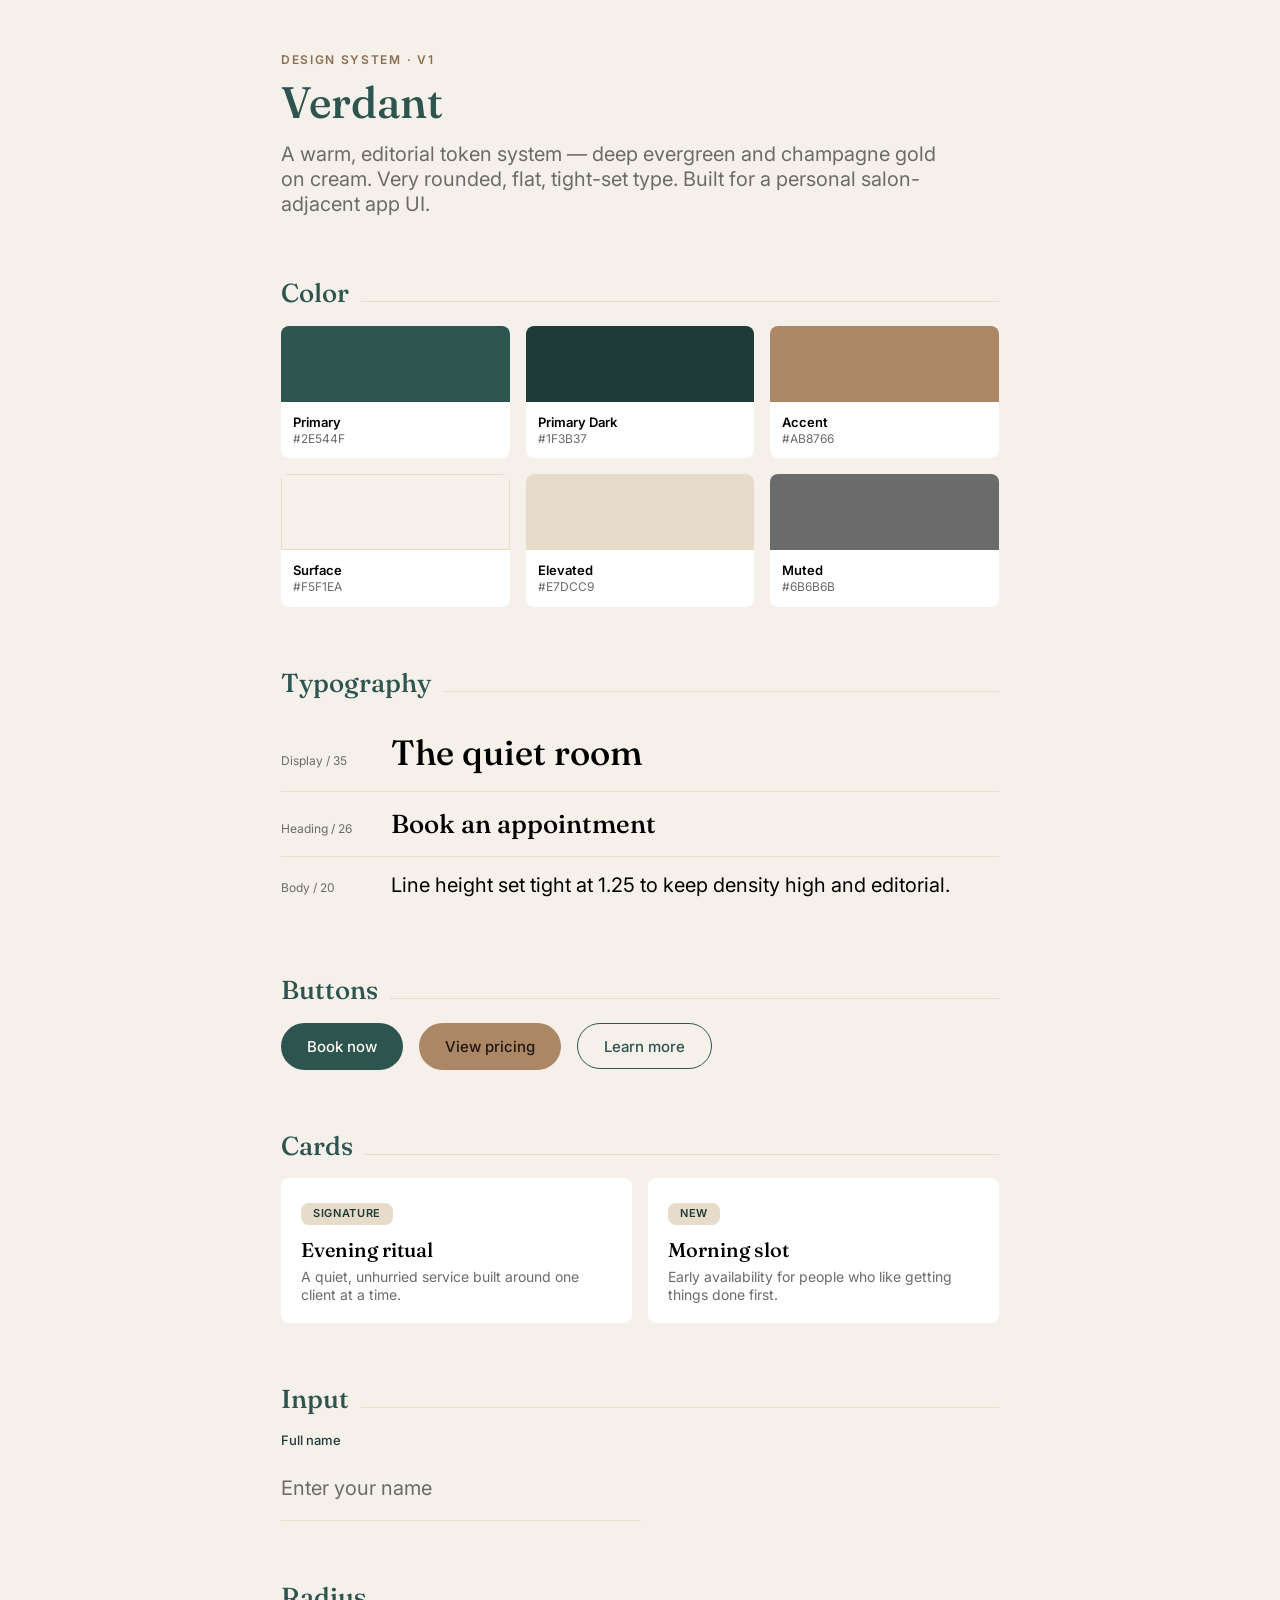
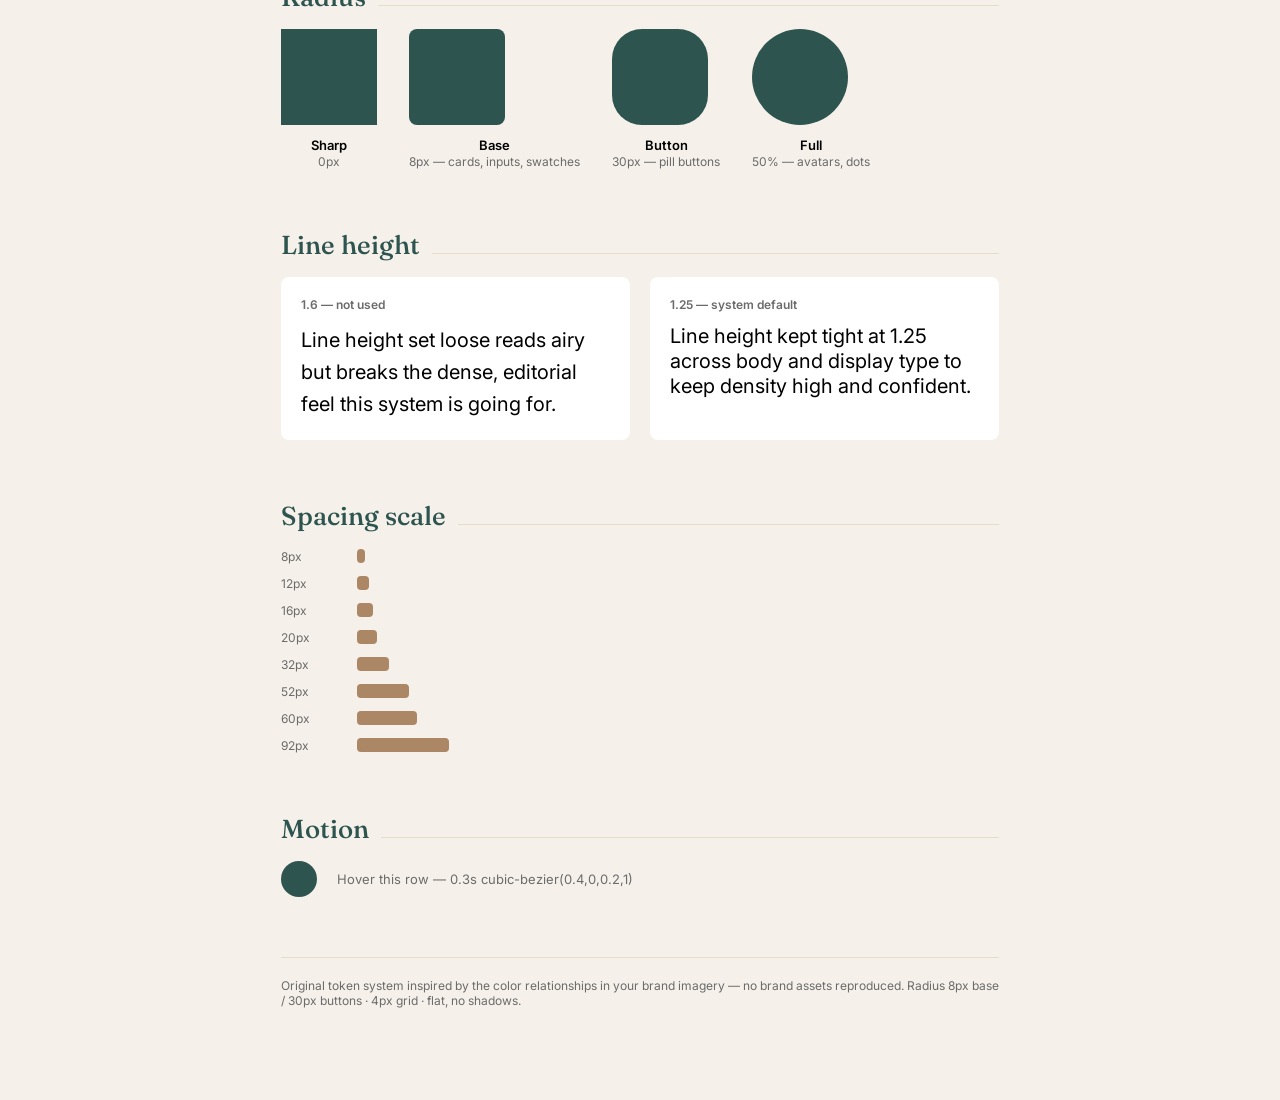
<file: design-system.html>
<!DOCTYPE html>
<html lang="en">
<head>
<meta charset="UTF-8">
<meta name="viewport" content="width=device-width, initial-scale=1.0">
<title>Design System — Verdant</title>
<style>
  @import url('https://fonts.googleapis.com/css2?family=Fraunces:opsz,wght@9..144,300;9..144,500;9..144,600&family=Inter:wght@400;500;600&display=swap');

  :root{
    /* === Color tokens (derived from provided brand imagery, original palette) === */
    --color-primary: #2E544F;      /* deep evergreen */
    --color-primary-dark: #1F3B37; /* pressed state */
    --color-accent: #AB8766;       /* champagne gold */
    --color-accent-dark: #8E6E50;
    --color-surface: #F5F1EA;      /* warm cream */
    --color-elevated: #E7DCC9;     /* tan */
    --color-text: #000000;
    --color-muted: #6B6B6B;
    --color-on-primary: #FBF8F3;

    /* === Type === */
    --font-display: 'Fraunces', serif;
    --font-body: 'Inter', sans-serif;
    --fs-1: 35px;
    --fs-2: 26px;
    --fs-3: 20px;
    --lh-tight: 1.25;

    /* === Radius === */
    --radius-base: 8px;
    --radius-button: 30px;

    /* === Spacing scale (4px grid) === */
    --sp-1: 8px;
    --sp-2: 12px;
    --sp-3: 16px;
    --sp-4: 20px;
    --sp-5: 32px;
    --sp-6: 52px;
    --sp-7: 60px;
    --sp-8: 92px;

    /* === Motion === */
    --dur-fast: 0.15s;
    --dur-base: 0.3s;
    --ease: cubic-bezier(0.4, 0, 0.2, 1);
  }

  *{ box-sizing:border-box; margin:0; padding:0; }

  body{
    background:var(--color-surface);
    color:var(--color-text);
    font-family:var(--font-body);
    font-size:var(--fs-3);
    line-height:var(--lh-tight);
    padding:var(--sp-6) var(--sp-3) var(--sp-8);
  }

  .wrap{ max-width:718px; margin:0 auto; }

  header.page{
    margin-bottom:var(--sp-7);
  }
  .eyebrow{
    font-family:var(--font-body);
    font-size:12px;
    font-weight:600;
    letter-spacing:0.14em;
    text-transform:uppercase;
    color:var(--color-accent-dark);
    margin-bottom:var(--sp-1);
  }
  h1.title{
    font-family:var(--font-display);
    font-weight:500;
    font-size:44px;
    line-height:var(--lh-tight);
    color:var(--color-primary);
  }
  .sub{
    font-size:var(--fs-3);
    color:var(--color-muted);
    max-width:52ch;
    margin-top:var(--sp-2);
  }

  section{ margin-bottom:var(--sp-7); }
  h2.section-title{
    font-family:var(--font-display);
    font-size:var(--fs-2);
    font-weight:500;
    color:var(--color-primary);
    margin-bottom:var(--sp-3);
    display:flex;
    align-items:baseline;
    gap:var(--sp-2);
  }
  h2.section-title::after{
    content:"";
    flex:1;
    height:1px;
    background:var(--color-elevated);
  }

  /* --- Color swatches --- */
  .swatch-grid{
    display:grid;
    grid-template-columns:repeat(3,1fr);
    gap:var(--sp-3);
  }
  .swatch{
    border-radius:var(--radius-base);
    overflow:hidden;
    background:#fff;
  }
  .swatch .fill{ height:76px; }
  .swatch .label{
    padding:var(--sp-2);
    font-size:13px;
  }
  .swatch .label b{ display:block; font-family:var(--font-body); font-weight:600; }
  .swatch .label span{ color:var(--color-muted); font-size:12px; }

  /* --- Type scale --- */
  .type-row{
    display:flex;
    align-items:baseline;
    gap:var(--sp-4);
    padding:var(--sp-3) 0;
    border-bottom:1px solid var(--color-elevated);
  }
  .type-row:last-child{ border-bottom:none; }
  .type-row .tag{
    font-size:12px;
    color:var(--color-muted);
    width:90px;
    flex-shrink:0;
  }
  .t-1{ font-family:var(--font-display); font-size:var(--fs-1); font-weight:500; line-height:var(--lh-tight); }
  .t-2{ font-family:var(--font-display); font-size:var(--fs-2); font-weight:500; line-height:var(--lh-tight); }
  .t-3{ font-family:var(--font-body); font-size:var(--fs-3); font-weight:400; line-height:var(--lh-tight); }

  /* --- Buttons --- */
  .row{ display:flex; gap:var(--sp-3); flex-wrap:wrap; align-items:center; }
  .btn{
    font-family:var(--font-body);
    font-size:15px;
    font-weight:500;
    border:none;
    border-radius:var(--radius-button);
    padding:14px 26px 14px 26px;
    cursor:pointer;
    transition:background var(--dur-fast) var(--ease), transform var(--dur-fast) var(--ease), box-shadow var(--dur-fast) var(--ease);
  }
  .btn-primary{ background:var(--color-primary); color:var(--color-on-primary); }
  .btn-primary:hover{ background:var(--color-primary-dark); transform:translateY(-1px); }
  .btn-primary:active{ transform:translateY(0); }
  .btn-primary:focus-visible{ outline:2px solid var(--color-accent); outline-offset:2px; }

  .btn-accent{ background:var(--color-accent); color:#1F1710; }
  .btn-accent:hover{ background:var(--color-accent-dark); transform:translateY(-1px); }
  .btn-accent:focus-visible{ outline:2px solid var(--color-primary); outline-offset:2px; }

  .btn-ghost{ background:transparent; color:var(--color-primary); border:1.5px solid var(--color-primary); padding:12.5px 26px; }
  .btn-ghost:hover{ background:var(--color-primary); color:var(--color-on-primary); }
  .btn-ghost:focus-visible{ outline:2px solid var(--color-accent); outline-offset:2px; }

  /* --- Card --- */
  .card-grid{ display:grid; grid-template-columns:1fr 1fr; gap:var(--sp-3); }
  .card{
    background:#fff;
    border-radius:var(--radius-base);
    padding:var(--sp-4);
    transition:transform var(--dur-base) var(--ease);
  }
  .card:hover{ transform:translateY(-2px); }
  .card .chip{
    display:inline-block;
    background:var(--color-elevated);
    color:var(--color-primary-dark);
    font-size:11px;
    font-weight:600;
    letter-spacing:0.06em;
    text-transform:uppercase;
    padding:4px var(--sp-2);
    border-radius:var(--radius-base);
    margin-bottom:var(--sp-2);
  }
  .card h3{
    font-family:var(--font-display);
    font-size:var(--fs-3);
    font-weight:500;
    margin-bottom:6px;
  }
  .card p{ color:var(--color-muted); font-size:14px; }

  /* --- Input --- */
  .field{ max-width:360px; }
  .field label{
    display:block;
    font-size:13px;
    font-weight:500;
    color:var(--color-primary-dark);
    margin-bottom:var(--sp-1);
  }
  .field input{
    width:100%;
    font-family:var(--font-body);
    font-size:var(--fs-3);
    padding:var(--sp-4) 0;
    border:none;
    border-bottom:1.5px solid var(--color-elevated);
    background:transparent;
    color:var(--color-text);
    transition:border-color var(--dur-fast) var(--ease);
  }
  .field input:focus{ outline:none; border-color:var(--color-primary); }
  .field input::placeholder{ color:var(--color-muted); }

  /* --- Radius --- */
  .radius-row{ display:flex; gap:var(--sp-5); flex-wrap:wrap; align-items:flex-end; }
  .radius-item{ text-align:center; }
  .radius-box{
    width:96px; height:96px;
    background:var(--color-primary);
    margin-bottom:var(--sp-2);
  }
  .radius-item .r-label{ font-size:13px; font-weight:600; }
  .radius-item .r-val{ font-size:12px; color:var(--color-muted); }

  /* --- Line height --- */
  .lh-compare{ display:grid; grid-template-columns:1fr 1fr; gap:var(--sp-4); }
  .lh-block{ background:#fff; border-radius:var(--radius-base); padding:var(--sp-4); }
  .lh-block .lh-tag{ font-size:12px; color:var(--color-muted); margin-bottom:var(--sp-2); font-weight:600; }
  .lh-block p{ font-family:var(--font-body); font-size:var(--fs-3); }
  .lh-loose p{ line-height:1.6; }
  .lh-tight p{ line-height:1.25; }

  /* --- Spacing scale --- */
  .space-row{ display:flex; align-items:center; gap:var(--sp-3); margin-bottom:var(--sp-2); }
  .space-bar{ background:var(--color-accent); border-radius:4px; height:14px; }
  .space-row .val{ font-size:12px; color:var(--color-muted); width:60px; }

  /* --- Motion demo --- */
  .dot-row{ display:flex; gap:var(--sp-4); align-items:center; }
  .dot{
    width:36px; height:36px; border-radius:50%;
    background:var(--color-primary);
    transition:transform var(--dur-base) var(--ease), background var(--dur-base) var(--ease);
  }
  .dot-row:hover .dot{ transform:scale(1.15); background:var(--color-accent); }

  footer{
    margin-top:var(--sp-7);
    padding-top:var(--sp-4);
    border-top:1px solid var(--color-elevated);
    font-size:12px;
    color:var(--color-muted);
  }

  @media (max-width:520px){
    .swatch-grid{ grid-template-columns:repeat(2,1fr); }
    .card-grid{ grid-template-columns:1fr; }
    h1.title{ font-size:32px; }
  }
</style>
</head>
<body>
<div class="wrap">

  <header class="page">
    <div class="eyebrow">Design system · v1</div>
    <h1 class="title">Verdant</h1>
    <p class="sub">A warm, editorial token system — deep evergreen and champagne gold on cream. Very rounded, flat, tight-set type. Built for a personal salon-adjacent app UI.</p>
  </header>

  <section>
    <h2 class="section-title">Color</h2>
    <div class="swatch-grid">
      <div class="swatch">
        <div class="fill" style="background:var(--color-primary)"></div>
        <div class="label"><b>Primary</b><span>#2E544F</span></div>
      </div>
      <div class="swatch">
        <div class="fill" style="background:var(--color-primary-dark)"></div>
        <div class="label"><b>Primary Dark</b><span>#1F3B37</span></div>
      </div>
      <div class="swatch">
        <div class="fill" style="background:var(--color-accent)"></div>
        <div class="label"><b>Accent</b><span>#AB8766</span></div>
      </div>
      <div class="swatch">
        <div class="fill" style="background:var(--color-surface); border:1px solid var(--color-elevated)"></div>
        <div class="label"><b>Surface</b><span>#F5F1EA</span></div>
      </div>
      <div class="swatch">
        <div class="fill" style="background:var(--color-elevated)"></div>
        <div class="label"><b>Elevated</b><span>#E7DCC9</span></div>
      </div>
      <div class="swatch">
        <div class="fill" style="background:var(--color-muted)"></div>
        <div class="label"><b>Muted</b><span>#6B6B6B</span></div>
      </div>
    </div>
  </section>

  <section>
    <h2 class="section-title">Typography</h2>
    <div class="type-row"><span class="tag">Display / 35</span><span class="t-1">The quiet room</span></div>
    <div class="type-row"><span class="tag">Heading / 26</span><span class="t-2">Book an appointment</span></div>
    <div class="type-row"><span class="tag">Body / 20</span><span class="t-3">Line height set tight at 1.25 to keep density high and editorial.</span></div>
  </section>

  <section>
    <h2 class="section-title">Buttons</h2>
    <div class="row">
      <button class="btn btn-primary">Book now</button>
      <button class="btn btn-accent">View pricing</button>
      <button class="btn btn-ghost">Learn more</button>
    </div>
  </section>

  <section>
    <h2 class="section-title">Cards</h2>
    <div class="card-grid">
      <div class="card">
        <span class="chip">Signature</span>
        <h3>Evening ritual</h3>
        <p>A quiet, unhurried service built around one client at a time.</p>
      </div>
      <div class="card">
        <span class="chip">New</span>
        <h3>Morning slot</h3>
        <p>Early availability for people who like getting things done first.</p>
      </div>
    </div>
  </section>

  <section>
    <h2 class="section-title">Input</h2>
    <div class="field">
      <label for="name">Full name</label>
      <input id="name" type="text" placeholder="Enter your name">
    </div>
  </section>

  <section>
    <h2 class="section-title">Radius</h2>
    <div class="radius-row">
      <div class="radius-item">
        <div class="radius-box" style="border-radius:0px"></div>
        <div class="r-label">Sharp</div>
        <div class="r-val">0px</div>
      </div>
      <div class="radius-item">
        <div class="radius-box" style="border-radius:8px"></div>
        <div class="r-label">Base</div>
        <div class="r-val">8px — cards, inputs, swatches</div>
      </div>
      <div class="radius-item">
        <div class="radius-box" style="border-radius:30px"></div>
        <div class="r-label">Button</div>
        <div class="r-val">30px — pill buttons</div>
      </div>
      <div class="radius-item">
        <div class="radius-box" style="border-radius:50%"></div>
        <div class="r-label">Full</div>
        <div class="r-val">50% — avatars, dots</div>
      </div>
    </div>
  </section>

  <section>
    <h2 class="section-title">Line height</h2>
    <div class="lh-compare">
      <div class="lh-block lh-loose">
        <div class="lh-tag">1.6 — not used</div>
        <p>Line height set loose reads airy but breaks the dense, editorial feel this system is going for.</p>
      </div>
      <div class="lh-block lh-tight">
        <div class="lh-tag">1.25 — system default</div>
        <p>Line height kept tight at 1.25 across body and display type to keep density high and confident.</p>
      </div>
    </div>
  </section>

  <section>
    <h2 class="section-title">Spacing scale</h2>
    <div class="space-row"><span class="val">8px</span><div class="space-bar" style="width:8px"></div></div>
    <div class="space-row"><span class="val">12px</span><div class="space-bar" style="width:12px"></div></div>
    <div class="space-row"><span class="val">16px</span><div class="space-bar" style="width:16px"></div></div>
    <div class="space-row"><span class="val">20px</span><div class="space-bar" style="width:20px"></div></div>
    <div class="space-row"><span class="val">32px</span><div class="space-bar" style="width:32px"></div></div>
    <div class="space-row"><span class="val">52px</span><div class="space-bar" style="width:52px"></div></div>
    <div class="space-row"><span class="val">60px</span><div class="space-bar" style="width:60px"></div></div>
    <div class="space-row"><span class="val">92px</span><div class="space-bar" style="width:92px"></div></div>
  </section>

  <section>
    <h2 class="section-title">Motion</h2>
    <div class="dot-row">
      <div class="dot"></div>
      <span style="color:var(--color-muted); font-size:13px;">Hover this row — 0.3s cubic-bezier(0.4,0,0.2,1)</span>
    </div>
  </section>

  <footer>
    Original token system inspired by the color relationships in your brand imagery — no brand assets reproduced. Radius 8px base / 30px buttons · 4px grid · flat, no shadows.
  </footer>

</div>
</body>
</html>
</file>
